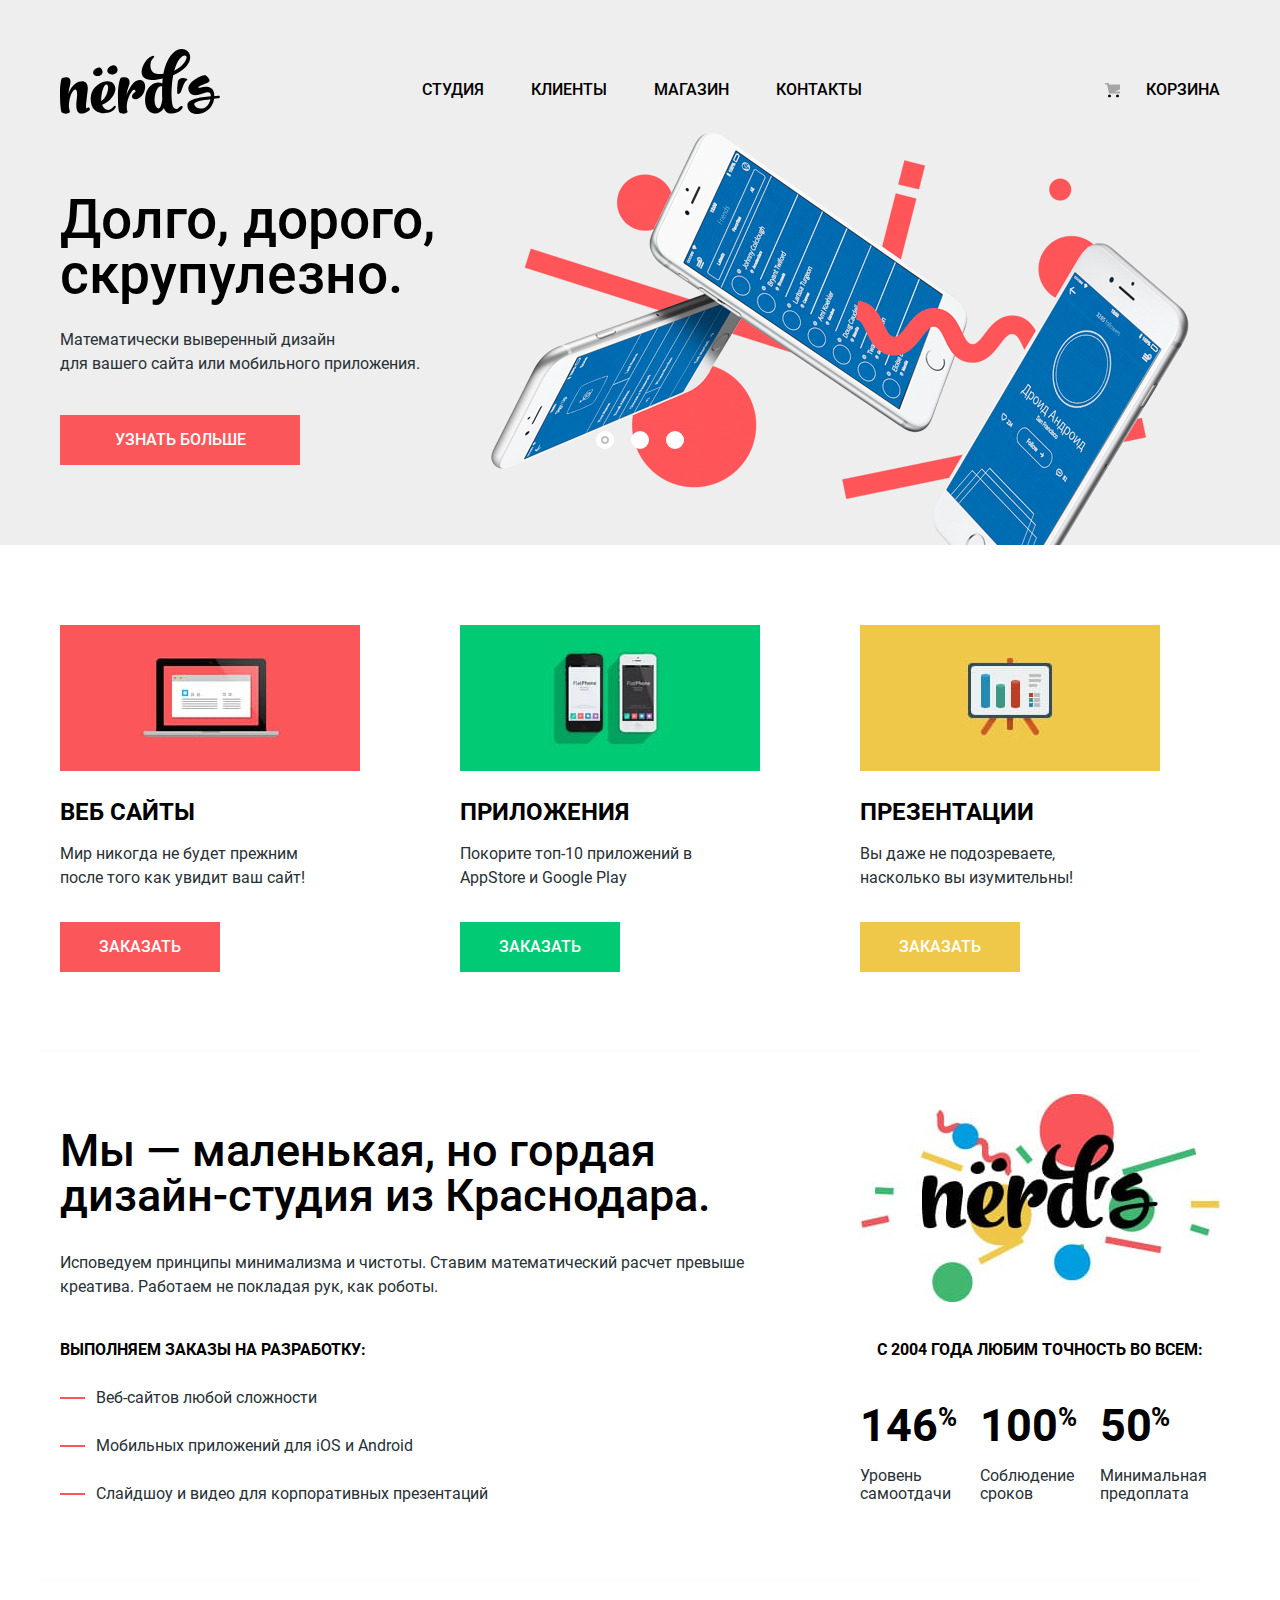
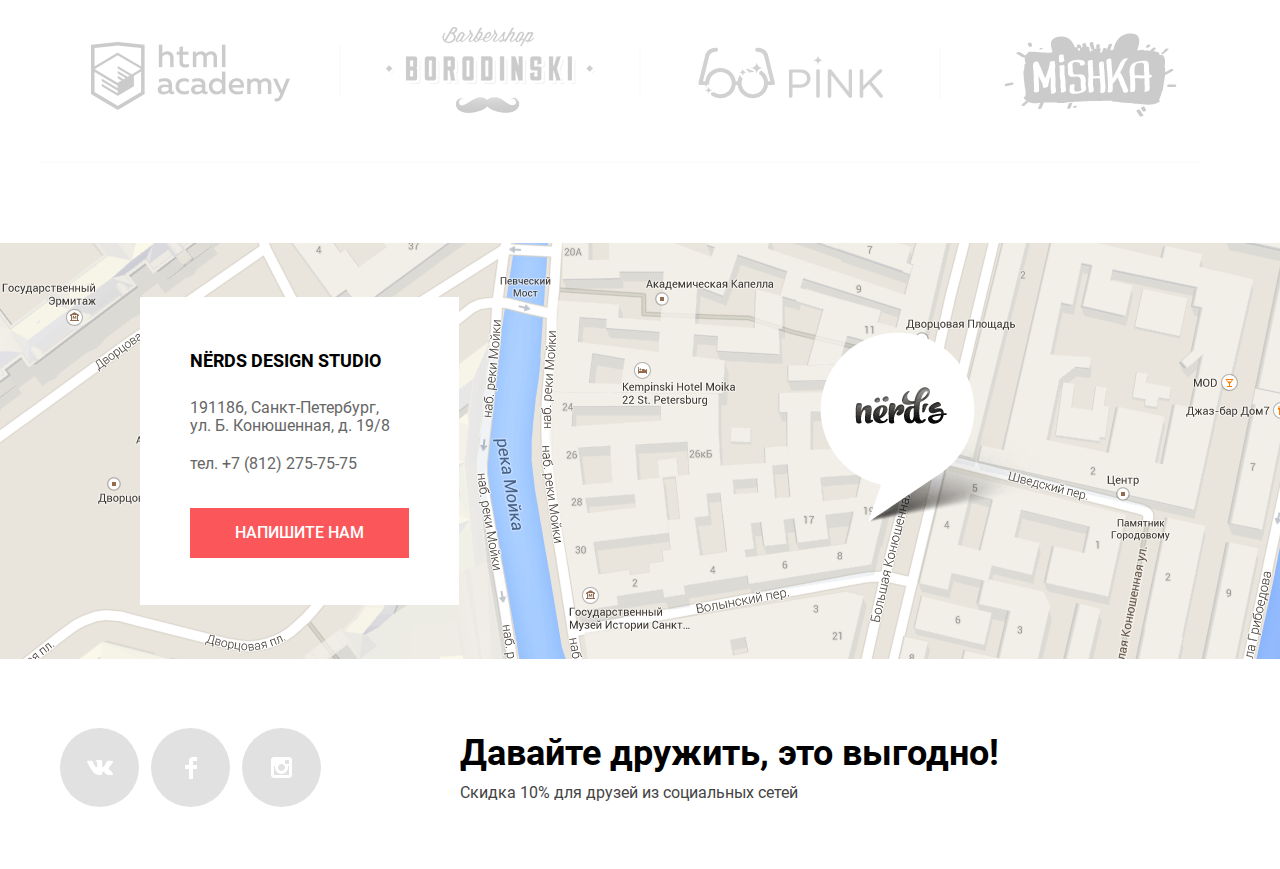
<file: index.html>
<!DOCTYPE html>
<html lang="ru">
  <head>
    <meta charset="utf-8">
    <title>HTML Academy: Нёрдс</title>
    <link rel="stylesheet" href="css/normalize.css">
    <link rel="stylesheet" href="css/styles.min.css">
  </head>
  <body>
    <!-- header -->
    <header class="header">
      <div class="container">
        <nav class="header__navigation nav">
          <a class="header__navigation-link">
          <img class="nav__logo" src="img/logo.svg" width="160" height="65" alt="Логотип дизайн-студии Нёрдс">
          </a>
          <!-- navigation list -->
          <ul class="nav-list site-list">
            <li class="site-list__item"><a class="site-list__link" href="#">Студия</a></li>
            <li class="site-list__item"><a class="site-list__link" href="#">Клиенты</a></li>
            <li class="site-list__item"><a class="site-list__link" href="inner.html">Магазин</a></li>
            <li class="site-list__item"><a class="site-list__link" href="#">Контакты</a></li>
            <li class="site-list__item site-list__item_basket"><a class="site-list__link site-list__link_basket" href="#">Корзина</a></li>
          </ul>
        </nav>
        <!-- slider -->
        <div class="slider">
          <!-- controls -->
          <div class="slider__controls">
            <ul class="slider__controls-list">
              <li class="slider__controls-item"><button class="slider__controls-button slider__controls-button_current" type="button" aria-label=""></button></li>
              <li class="slider__controls-item"><button class="slider__controls-button" type="button" aria-label=""></button></li>
              <li class="slider__controls-item"><button class="slider__controls-button" type="button" aria-label=""></button></li>
            </ul>
          </div>
          <!-- end controls -->
          <!-- slider list -->
          <ul class="slider__list">
            <li class="slider__item slider__item_math">
              <div class="slider__info slider__info_math">
                <h2 class="slider__title">Долго, дорого, скрупулезно.</h2>
                <p class="slider__text slider__text_math">Математически выверенный дизайн<br>для вашего сайта или мобильного приложения.</p>
                <a class="slider__link button" href="#">Узнать больше</a>
              </div>
              <img class="slider__image slider__image_math" src="img/slide1.png" width="698" height="413" alt="">
            </li>
            <li class="slider__item slider__item_formulae">
              <div class="slider__info slider__info_formulae">
                <h2 class="slider__title">Любим математику как никто другой</h2>
                <p class="slider__text slider__text_formulae">Никакого креатива, только математические формулы для расчета идеальных пропорций.</p>
                <a class="slider__link button" href="#">Узнать больше</a>
              </div>
              <img class="slider__image slider__image_formulae" src="img/slide2.png" width="663" height="430" alt="">
            </li>
            <li class="slider__item slider__item_night">
              <div class="slider__info slider__info_night">
                <h2 class="slider__title">Только ночь, только хардкор</h2>
                <p class="slider__text slider__text_night">Работать днем, как все? Мы против этого. Ближе к полуночи работа только начинается.</p>
                <a class="slider__link button" href="#">Узнать больше</a>
              </div>
              <img class="slider__image slider__image_night" src="img/slide3.png" width="759" height="411" alt="">
            </li>
          </ul>
          <!-- end slider list -->
        </div>
      </div>
    </header>
    <main class="main">
      <h1 class="visually-hidden">Сайт дизайн студии Нёрдс из Краснодара</h1>
      <!-- offers -->
      <section class="offers container">
        <h2 class="visually-hidden">Наши услуги</h2>
        <ul class="offers__list">
          <li class="offers__item">
            <img class="offers__image" src="img/offer-1.jpg" width="300" height="146" alt="Картина с изображением веб-сайта">
            <h3 class="offers__title">Веб сайты</h3>
            <p class="offers__text">Мир никогда не будет прежним после&nbsp;того как увидит ваш сайт!</p>
            <a class="offers__link offers__link_red button" href="#">Заказать</a>
          </li>
          <li class="offers__item">
            <img class="offers__image" src="img/offer-2.jpg" width="300" height="146" alt="Картина с изображением приложения">
            <h3 class="offers__title">Приложения</h3>
            <p class="offers__text">Покорите топ-10 приложений в AppStore и Google Play</p>
            <a class="offers__link offers__link_green button" href="#">Заказать</a>
          </li>
          <li class="offers__item">
            <img class="offers__image" src="img/offer-3.jpg" width="300" height="146" alt="Картина с изображением презентацией">
            <h3 class="offers__title">Презентации</h3>
            <p class="offers__text">Вы даже не подозреваете, насколько&nbsp;вы изумительны!</p>
            <a class="offers__link offers__link_yellow button" href="#">Заказать</a>
          </li>
        </ul>
      </section>
      <!-- end offers -->
      <!-- about -->
      <section class="about-us container">
        <div class="about-us__left">
          <h2 class="visually-hidden">Немного о нас</h2>
          <p class="about-us__promo">Мы — маленькая, но гордая дизайн-студия из Краснодара.</p>
          <p class="about-us__text">Исповедуем принципы минимализма и чистоты. Ставим математический расчет превыше креатива. Работаем не покладая рук, как роботы.</p>
          <!-- work -->
          <div class="about-us__work work">
            <p class="work__title">Выполняем заказы на разработку:</p>
            <ul class="work__list">
              <li class="work__item">Веб-сайтов любой сложности</li>
              <li class="work__item">Мобильных приложений для iOS и Android</li>
              <li class="work__item">Слайдшоу и видео для корпоративных презентаций</li>
            </ul>
          </div>
          <!-- end work -->
        </div>
        <!-- end left column -->
        <!-- statistics -->
        <div class="about-us__right">
          <img class="about-us__image" src="img/nerds-illustration.jpg" width="360" height="208" alt="Промо картинка дизайн студии Нёрдс">
          <table class="about-us__table table">
            <caption class="table__title">с 2004 года любим точность во всем:</caption>
            <tr class="table__row">
              <th class="table__head table__cell">146<span class="table__percent_size table__percent_level">%</span></th>
              <th class="table__head table__cell">100<span class="table__percent_size table__percent_level-deadlines">%</span></th>
              <th class="table__head table__cell">50<span class="table__percent_size table__percent_level-min-payment">%</span></th>
            </tr>
            <tr class="table__row">
              <td class="table__cell table__data">Уровень самоотдачи</td>
              <td class="table__cell table__data">Соблюдение сроков</td>
              <td class="table__cell table__data">Минимальная предоплата</td>
            </tr>
          </table>
        </div>
        <!-- end right column -->
      </section>
      <!-- end about us -->
      <!-- brands -->
      <section class="brands container">
        <h2 class="visually-hidden">Брэнды</h2>
        <ul class="brands__list">
          <li class="brands__item brands__item_academy"><img class="brands__image" src="img/academy.png" width="199" height="68" alt="htmlacademy"></li>
          <li class="brands__item brands__item_boroda"><img class="brands__image" src="img/boroda.png" width="209" height="90" alt="Barbershop Borodinsky"></li>
          <li class="brands__item brands__item_pink"><img class="brands__image" src="img/pink.png" width="185" height="52" alt="Pink"></li>
          <li class="brands__item brands__item_mishka"><img class="brands__image" src="img/mishka.png" width="173" height="84" alt="Mishka"></li>
        </ul>
      </section>
      <!-- end brands -->
      <!-- location -->
      <section class="location">
        <h2 class="visually-hidden">Как о нас добраться</h2>
        <img class="location__map" src="img/map.png" width="1440" height="416" alt="Карта с нашим местоположением. Город Санкт-Петербург, улица Большая Конюшенная, дом 19/8">
        <!-- address -->
        <address class="location__address address">
          <p class="address__title">Nёrds design studio</p>
          <p class="address__text">191186, Санкт-Петербург, ул.&nbsp;Б. Конюшенная, д. 19/8</p>
          <a class="address__text address_number" href="tel:+78122757575">тел. +7 (812) 275-75-75</a>
          <a class="address__link button" href="">Напишите нам</a>
        </address>
        <!-- end address -->
      </section>
      <!-- end location -->
    </main>
    <!-- footer -->
    <footer class="footer container">
      <!-- social -->
      <ul class="footer__social-list social-list">
        <li class="social-list__item">
          <a class="social-list__link social-list__link_vk" href="#" aria-label="В вконтакте">
            <svg class="social-list__svg" xmlns="http://www.w3.org/2000/svg" width="26" height="15">
              <path fill="#FFF" d="M16.138 11.51c.956-.309 2.18 2.04 3.483 2.939.978.681 1.727.534 1.727.534l3.473-.05s1.815-.112.957-1.554c-.071-.12-.503-1.069-2.585-3.022-2.177-2.043-1.882-1.712.739-5.244 1.597-2.153 2.236-3.468 2.036-4.028-.192-.539-1.365-.399-1.365-.399L20.69.713c-.381.001-.704.119-.851.515-.003.004-.621 1.666-1.445 3.079-1.741 2.989-2.436 3.148-2.724 2.961-.661-.433-.494-1.737-.494-2.664 0-2.897.432-4.105-.846-4.417-.427-.104-.739-.172-1.828-.182-1.392-.021-2.574 0-3.244.329-.445.223-.786.712-.579.74.26.035.843.16 1.155.586.401.552.389 1.789.389 1.789s.229 3.411-.54 3.834c-.528.29-1.25-.302-2.803-3.016-.793-1.388-1.392-2.922-1.392-2.922s-.116-.285-.326-.441c-.25-.185-.6-.244-.6-.244L.848.684S.29.7.085.946c-.182.218-.015.668-.015.668s2.909 6.881 6.203 10.347c3.02 3.182 6.452 2.971 6.452 2.971h1.555s.469-.054.709-.312c.224-.24.214-.691.214-.691s-.031-2.109.935-2.419z"/>
            </svg>
          </a>
        </li>
        <li class="social-list__item">
          <a class="social-list__link social-list__link_fb" href="#" aria-label="Фейсбук">
            <svg class="social-list__svg" xmlns="http://www.w3.org/2000/svg" width="12" height="22">
              <path fill="#FFF" d="M12 4V0H8a4 4 0 00-4 4v4H0v4h4v10h4V12h4V8H8V4h4z"/>
            </svg>
          </a>
        </li>
        <li class="social-list__item">
          <a class="social-list__link social-list__link_i" href="#" aria-label="Инстаграм">
            <svg class="social-list__svg" height="21" width="21" xmlns="http://www.w3.org/2000/svg">
              <path d="M18 0H3C1.35 0 0 1.35 0 3v15c0 1.65 1.35 3 3 3h15c1.65 0 3-1.35 3-3V3c0-1.65-1.35-3-3-3zm-7.5 7c1.93 0 3.5 1.57 3.5 3.5S12.43 14 10.5 14 7 12.43 7 10.5 8.57 7 10.5 7zM18 18H3V9h1.181A6.504 6.504 0 004 10.5a6.5 6.5 0 1013 0 6.45 6.45 0 00-.181-1.5H18zm0-11h-4V3h4z" fill="#fff"/>
            </svg>
          </a>
        </li>
      </ul>
      <!-- promo -->
      <div class="footer__promo promo">
        <p class="promo__text">Давайте дружить, это выгодно!</p>
        <p class="promo__discount">Скидка 10% для друзей из социальных сетей</p>
      </div>
    </footer>
    <!-- modal feedback -->
    <section class="modal modal-feedback">
      <h2 class="modal-feedback__title">Напишите нам</h2>
      <!-- form -->
      <form class="modal-feedback__form feedback-form" action="https://echo.htmlacademy.ru" method="post">
        <div class="feedback-form__row">
          <div class="feedback-form__col">
            <label class="feedback-form__label" for="name-field">Ваше имя:</label>
            <input class="feedback-form__input" type="text" name="name" id="name-field" placeholder="Имя Фамилия">
          </div>
          <div class="feedback-form__col">
            <label class="feedback-form__label" for="email-field">Ваш e-mail:</label>
            <input class="feedback-form__input" type="text" name="email" id="email-field" placeholder="email@example.com">
          </div>
        </div>
        <label class="feedback-form__label" for="letter-field">Текст письма:</label>
        <textarea class="feedback-form__area" name="letter-area" id="letter-field">В свободной форме</textarea>
        <button class="feedback-form__button button" type="submit">Отправить</button>
        <button class="feedback-form__button-close button-close">
        <span class="visually-hidden">Закрыть форму обратной связи</span>
        </button>
      </form>
    </section>
    <script src="js/scripts.min.js"></script>
  </body>
</html>
</file>
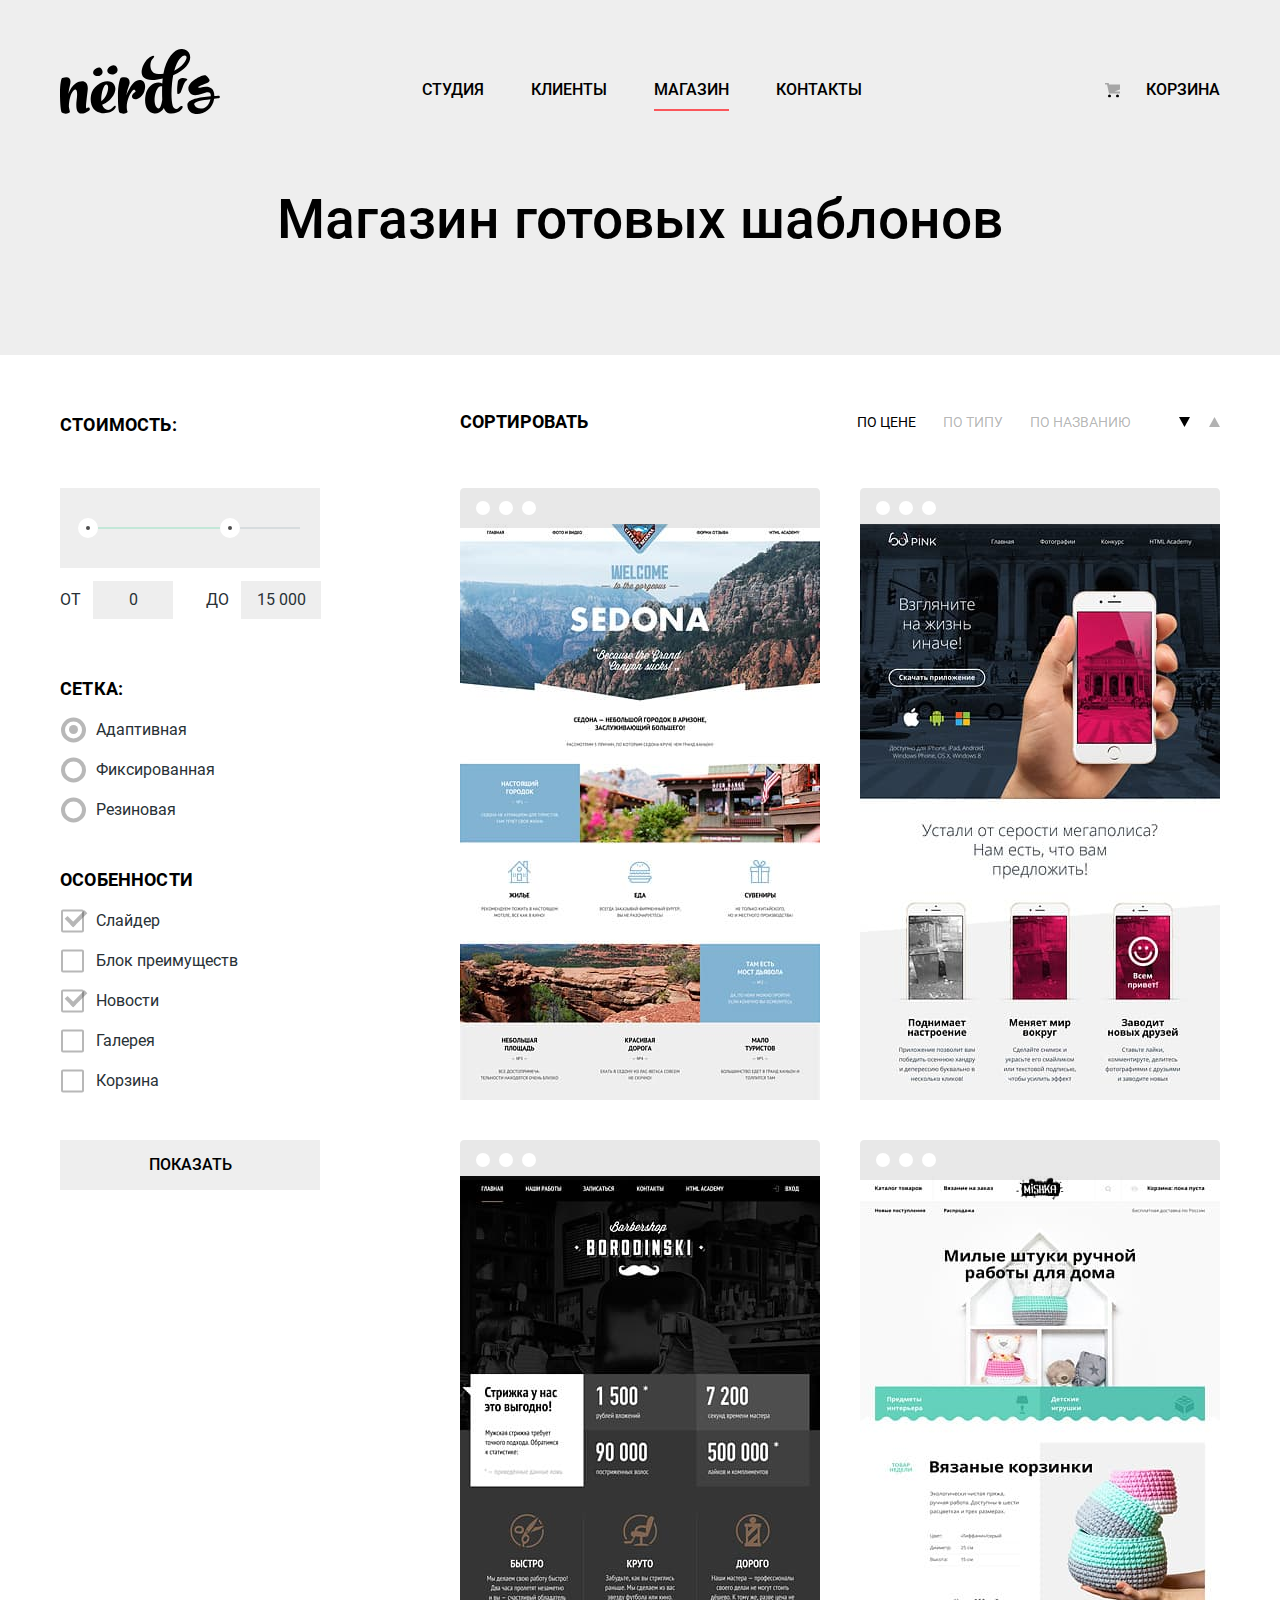
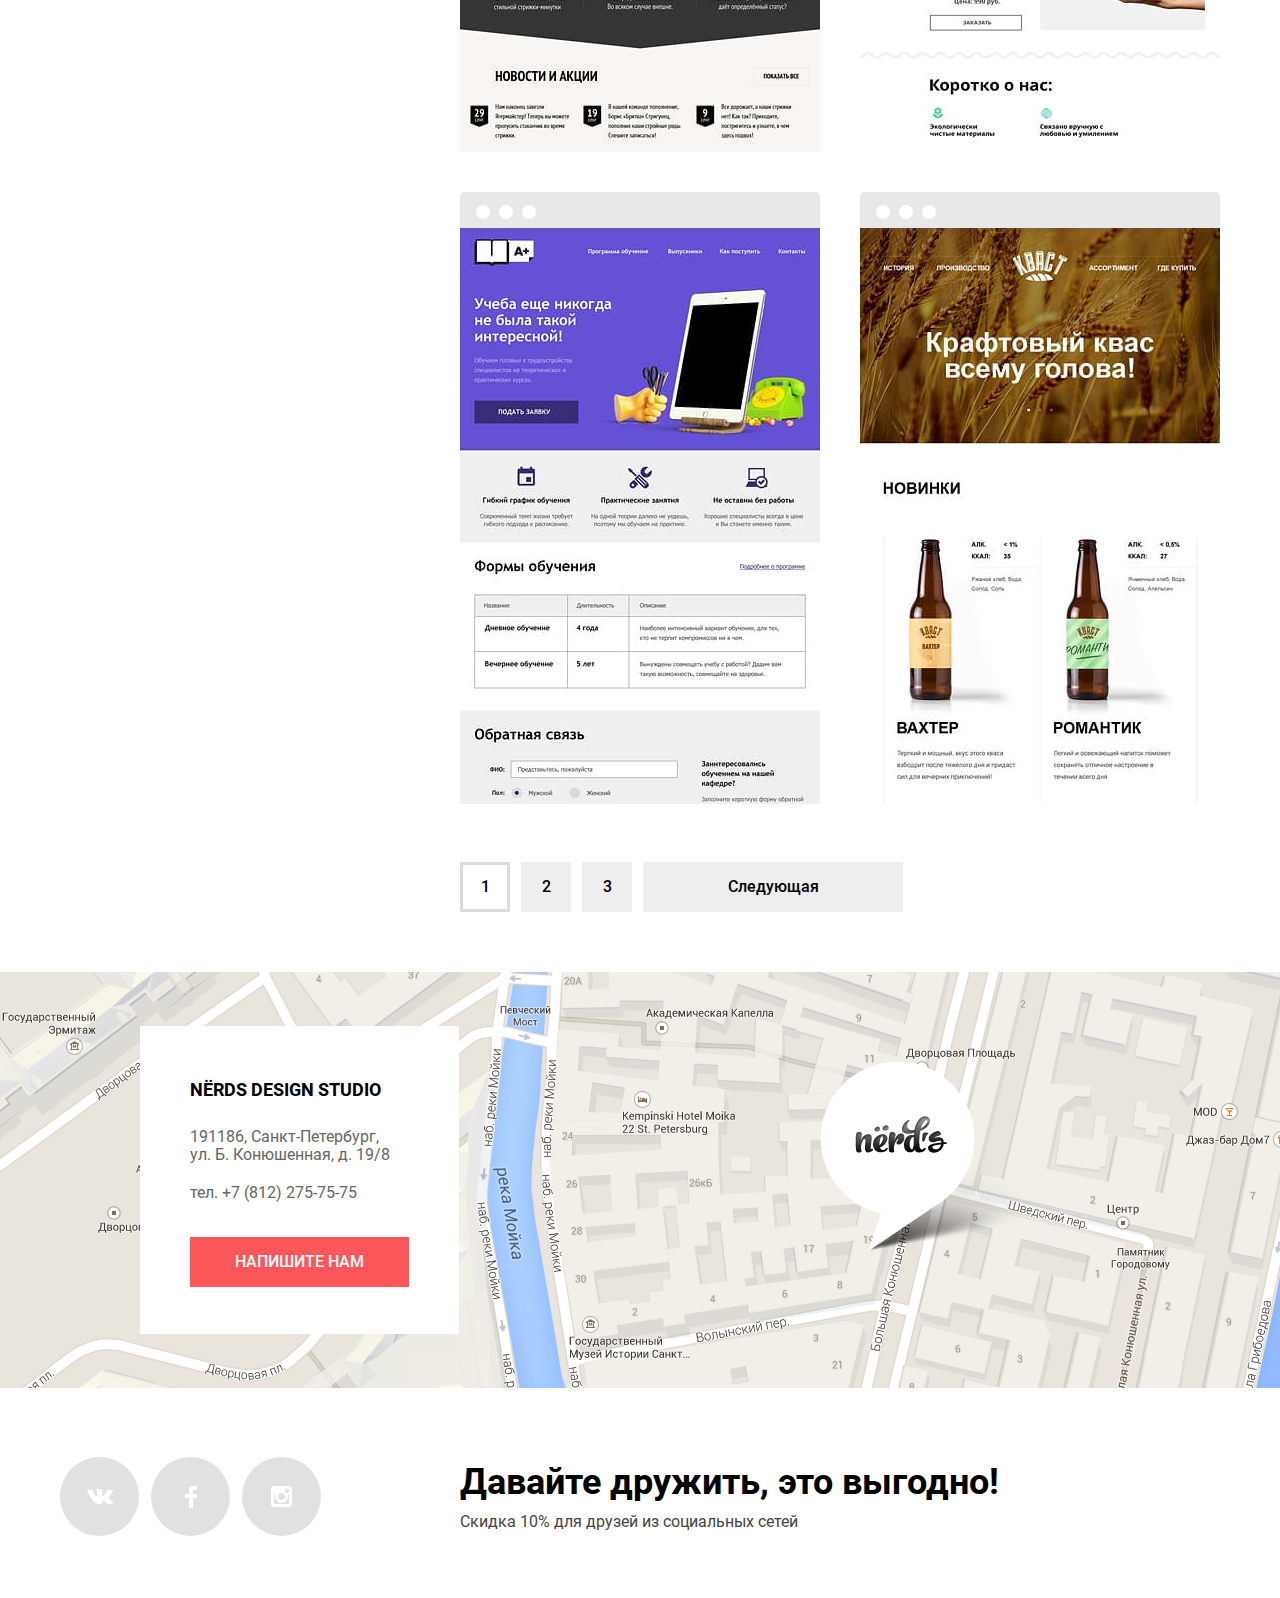
<file: inner.html>
<!DOCTYPE html>
<html lang="ru">
  <head>
    <meta charset="utf-8">
    <title>HTML Academy: Нёрдс</title>
    <link rel="stylesheet" href="css/normalize.css">
    <link rel="stylesheet" href="css/styles.min.css">
  </head>
  <body>
    <!-- header -->
    <header class="header header__inner">
      <div class="container">
        <nav class="header__navigation nav">
          <a class="header__navigation-link" href="index.html">
          <img class="nav__logo" src="img/logo.svg" width="160" height="65" alt="Логотип дизайн-студии Нёрдс">
          </a>
          <!-- navigation list -->
          <ul class="nav-list site-list">
            <li class="site-list__item"><a class="site-list__link" href="#">Студия</a></li>
            <li class="site-list__item"><a class="site-list__link" href="#">Клиенты</a></li>
            <li class="site-list__item site-list__item_active"><a class="site-list__link site-list__link_active">Магазин</a></li>
            <li class="site-list__item"><a class="site-list__link" href="#">Контакты</a></li>
            <li class="site-list__item"><a class="site-list__link site-list__link_basket" href="#">Корзина</a></li>
          </ul>
        </nav>
        <h1 class="header__title">Магазин готовых шаблонов</h1>
      </div>
    </header>
    <!-- main -->
    <main class="inner-main">
      <div class="index-column container">
        <!-- filter -->
        <section class="filter">
          <h2 class="visually-hidden">Фильтр товаров</h2>
          <form class="filter__form" action="https://echo.htmlacademy.ru" method="post">
            <fieldset class="filter__form-item filter__form-item_price">
              <legend class="filter__form-title filter__form-title_price">Стоимость:</legend>
              <!-- controls -->
              <div class="filter__form-controls controls">
                <div class="controls__scale scale">
                  <div class="scale__bar"></div>
                </div>
                <div class="toggle__wrapper toggle__wrapper_min">
                  <button class="toggle toggle_min" type="button" aria-label="Минимальное количество цены"></button>
                </div>
                <div class="toggle__wrapper toggle__wrapper_max">
                  <button class="toggle toggle_max" type="button" aria-label="Максимальное количество цены"></button>
                </div>
              </div>
              <div class="filter__form-price price-controls">
                <div class="price-controls__col price-controls__col_left">
                  <label class="price-controls__label price-controls__min" aria-label="Минимальной значение цены">от</label>
                  <input class="price-controls__input" type="text" value="0">
                </div>
                <div class="price-controls__col price-controls__col_right">
                  <label class="price-controls__label price-controls__max" aria-label="Максимальное значение цены">до</label>
                  <input class="price-controls__input" type="text" value="15 000">
                </div>
              </div>
            </fieldset>
            <fieldset class="filter__form-item filter__form-item_grid">
              <legend class="filter__form-title">Сетка:</legend>
              <ul class="filter__form-list grid-list">
                <li class="filter__form-option">
                  <input class="visually-hidden filter__form-input grid-list__input" type="radio" name="radio-group" value="adaptive" id="adaptive-field" checked>
                  <label class="filter__form-label grid-list__label" for="adaptive-field">Адаптивная</label>
                </li>
                <li class="filter__form-option">
                  <input class="visually-hidden filter__form-input grid-list__input" type="radio" name="radio-group" value="fixed" id="fixed-field">
                  <label class="filter__form-label grid-list__label" for="fixed-field">Фиксированная</label>
                </li>
                <li class="filter__form-option">
                  <input class="visually-hidden filter__form-input grid-list__input" type="radio" name="radio-group" value="rubber" id="rubber-field">
                  <label class="filter__form-label grid-list__label" for="rubber-field">Резиновая</label>
                </li>
              </ul>
            </fieldset>
            <fieldset class="filter__form-item filter__form-item_features">
              <legend class="filter__form-title">Особенности</legend>
              <ul class="filter__form-list features-list">
                <li class="filter__form-option">
                  <input class="visually-hidden filter__form-input features-list__input" type="checkbox" name="slider" id="slider-field" checked>
                  <label class="filter__form-label features-list__label" for="slider-field">Слайдер</label>
                </li>
                <li class="filter__form-option">
                  <input class="visually-hidden filter__form-input features-list__input" type="checkbox" name="features" id="features-field">
                  <label class="filter__form-label features-list__label" for="features-field">Блок преимуществ</label>
                </li>
                <li class="filter__form-option">
                  <input class="visually-hidden filter__form-input features-list__input" type="checkbox" name="news" id="news-field" checked>
                  <label class="filter__form-label features-list__label" for="news-field">Новости</label>
                </li>
                <li class="filter__form-option">
                  <input class="visually-hidden filter__form-input features-list__input" type="checkbox" name="gallery" id="gallery-field">
                  <label class="filter__form-label features-list__label" for="gallery-field">Галерея</label>
                </li>
                <li class="filter__form-option">
                  <input class="visually-hidden filter__form-input features-list__input" type="checkbox" name="cart" id="cart-field">
                  <label class="filter__form-label features-list__label" for="cart-field">Корзина</label>
                </li>
              </ul>
            </fieldset>
            <button class="filter__form-button button" type="submit">Показать</button>
          </form>
          <!-- end form -->
        </section>
        <!-- end filter -->
        <!-- catalog -->
        <section class="catalog">
          <h2 class="visually-hidden">Каталог с готовыми шаблонами</h2>
          <div class="catalog__sorting sorting">
            <span class="sorting__title">Сортировать</span>
            <ul class="sorting__list">
              <li class="sorting__item"><a class="sorting__link sorting__link_active" href="#">По цене</a></li>
              <li class="sorting__item"><a class="sorting__link" href="#">По типу</a></li>
              <li class="sorting__item sorting__item_name"><a class="sorting__link" href="#">По названию</a></li>
              <li class="sorting__item sorting__item_down">
                <a class="sorting__link" href="#" aria-label="По убыванию цены">
                  <svg class="sorting__svg_current sorting__svg sorting__svg_down" xmlns="http://www.w3.org/2000/svg" width="11" height="10">
                    <path fill="#231F20" d="M5.5 0L0 10h11z"/>
                  </svg>
                </a>
              </li>
              <li class="sorting__item sorting__item_up">
                <a class="sorting__link" href="#" aria-label="По возрастанию цены">
                  <svg class="sorting__svg sorting__svg_up" xmlns="http://www.w3.org/2000/svg" width="11" height="10">
                    <path fill="#231F20" d="M5.5 0L0 10h11z"/>
                  </svg>
                </a>
              </li>
            </ul>
          </div>
          <!-- end sorting -->
          <ul class="catalog__list">
            <li class="catalog__item" tabindex="0">
              <img class="catalog__browser" src="img/browser.svg" width="360" height="40" alt="Картинка в виде браузера">
              <img class="catalog__image" src="img/sedona.jpg" width="360" height="576" alt="Изображение шаблона Sedona">
              <div class="catalog__action action">
                <h3 class="action__title">Sedona</h3>
                <p class="action__text">Информационный сайт для&nbsp;туристов</p>
                <a class="action__price button" href="#">9 900 руб.</a>
              </div>
            </li>
            <li class="catalog__item" tabindex="0">
              <img class="catalog__browser" src="img/browser.svg" width="360" height="40" alt="Картинка в виде браузера">
              <img class="catalog__image" src="img/pink.jpg" width="360" height="576" alt="Изображение шаблона Pink">
              <div class="catalog__action action">
                <h3 class="action__title">Pink App</h3>
                <p class="action__text">Продуктовый лендинг приложения для IOS и Android</p>
                <a class="action__price button" href="#">9 900 руб.</a>
              </div>
            </li>
            <li class="catalog__item" tabindex="0">
              <img class="catalog__browser" src="img/browser.svg" width="360" height="40" alt="Картинка в виде браузера">
              <img class="catalog__image" src="img/barbershop.jpg" width="360" height="576" alt="Изображение шаблона Barbershop Borodinsky">
              <div class="catalog__action action">
                <h3 class="action__title">Barbershop</h3>
                <p class="action__text">Сайт салона красоты. Для&nbsp;мужчин, да.</p>
                <a class="action__price button" href="#">9 900 руб.</a>
              </div>
            </li>
            <li class="catalog__item" tabindex="0">
              <img class="catalog__browser" src="img/browser.svg" width="360" height="40" alt="Картинка в виде браузера">
              <img class="catalog__image" src="img/mishka.jpg" width="360" height="576" alt="Изображение шаблона Mishka">
              <div class="catalog__action action">
                <h3 class="action__title">Mishka</h3>
                <p class="action__text">Интернет-магазин вязаных&nbsp;игрушек</p>
                <a class="action__price button" href="#">9 900 руб.</a>
              </div>
            </li>
            <li class="catalog__item" tabindex="0">
              <img class="catalog__browser" src="img/browser.svg" width="360" height="40" alt="Картинка в виде браузера">
              <img class="catalog__image" src="img/a+.jpg" width="360" height="576" alt="Изображение шаблона A+">
              <div class="catalog__action action">
                <h3 class="action__title">A Plus</h3>
                <p class="action__text">Лендинги курсов повышения квалификации</p>
                <a class="action__price button" href="#">9 900 руб.</a>
              </div>
            </li>
            <li class="catalog__item" tabindex="0">
              <img class="catalog__browser" src="img/browser.svg" width="360" height="40" alt="Картинка в виде браузера">
              <img class="catalog__image" src="img/kvast.jpg" width="360" height="576" alt="Изображение шаблона Кваст">
              <div class="catalog__action action">
                <h3 class="action__title">Кваст</h3>
                <p class="action__text">Промо-сайт производителя крафтового кваса</p>
                <a class="action__price button" href="#">9 900 руб.</a>
              </div>
            </li>
          </ul>
          <ul class="pagination__list">
            <li class="pagination__item"><a class="pagination__link pagination__link_current" href="#">1</a></li>
            <li class="pagination__item"><a class="pagination__link" href="#">2</a></li>
            <li class="pagination__item"><a class="pagination__link" href="#">3</a></li>
            <li class="pagination__item"><a class="pagination__link pagination__link_next" href="#">Следующая</a></li>
          </ul>
          <!-- end pagination -->
        </section>
        <!-- end catalog -->
      </div>
      <!-- NEW SECTION -->
      <!-- location -->
      <section class="location">
        <h2 class="visually-hidden">Как о нас добраться</h2>
        <img class="location__map" src="img/map.png" width="1440" height="416" alt="Карта с нашим местоположением. Город Санкт-Петербург, улица Большая Конюшенная, дом 19/8">
        <!-- address -->
        <address class="location__address address">
          <p class="address__title">Nёrds design studio</p>
          <p class="address__text">191186, Санкт-Петербург, ул.&nbsp;Б. Конюшенная, д. 19/8</p>
          <a class="address__text address_number" href="tel:+78122757575">тел. +7 (812) 275-75-75</a>
          <a class="address__link button" href="">Напишите нам</a>
        </address>
        <!-- end address -->
      </section>
      <!-- end location -->
    </main>
    <!-- footer -->
    <footer class="footer container">
      <!-- social -->
      <ul class="footer__social-list social-list">
        <li class="social-list__item">
          <a class="social-list__link social-list__link_vk" href="#" aria-label="В вконтакте">
            <svg xmlns="http://www.w3.org/2000/svg" width="26" height="15">
              <path fill="#FFF" d="M16.138 11.51c.956-.309 2.18 2.04 3.483 2.939.978.681 1.727.534 1.727.534l3.473-.05s1.815-.112.957-1.554c-.071-.12-.503-1.069-2.585-3.022-2.177-2.043-1.882-1.712.739-5.244 1.597-2.153 2.236-3.468 2.036-4.028-.192-.539-1.365-.399-1.365-.399L20.69.713c-.381.001-.704.119-.851.515-.003.004-.621 1.666-1.445 3.079-1.741 2.989-2.436 3.148-2.724 2.961-.661-.433-.494-1.737-.494-2.664 0-2.897.432-4.105-.846-4.417-.427-.104-.739-.172-1.828-.182-1.392-.021-2.574 0-3.244.329-.445.223-.786.712-.579.74.26.035.843.16 1.155.586.401.552.389 1.789.389 1.789s.229 3.411-.54 3.834c-.528.29-1.25-.302-2.803-3.016-.793-1.388-1.392-2.922-1.392-2.922s-.116-.285-.326-.441c-.25-.185-.6-.244-.6-.244L.848.684S.29.7.085.946c-.182.218-.015.668-.015.668s2.909 6.881 6.203 10.347c3.02 3.182 6.452 2.971 6.452 2.971h1.555s.469-.054.709-.312c.224-.24.214-.691.214-.691s-.031-2.109.935-2.419z"/>
            </svg>
          </a>
        </li>
        <li class="social-list__item">
          <a class="social-list__link social-list__link_fb" href="#" aria-label="Фейсбук">
            <svg xmlns="http://www.w3.org/2000/svg" width="12" height="22">
              <path fill="#FFF" d="M12 4V0H8a4 4 0 00-4 4v4H0v4h4v10h4V12h4V8H8V4h4z"/>
            </svg>
          </a>
        </li>
        <li class="social-list__item">
          <a class="social-list__link social-list__link_i" href="#" aria-label="Инстаграм">
            <svg height="21" width="21" xmlns="http://www.w3.org/2000/svg">
              <path d="M18 0H3C1.35 0 0 1.35 0 3v15c0 1.65 1.35 3 3 3h15c1.65 0 3-1.35 3-3V3c0-1.65-1.35-3-3-3zm-7.5 7c1.93 0 3.5 1.57 3.5 3.5S12.43 14 10.5 14 7 12.43 7 10.5 8.57 7 10.5 7zM18 18H3V9h1.181A6.504 6.504 0 004 10.5a6.5 6.5 0 1013 0 6.45 6.45 0 00-.181-1.5H18zm0-11h-4V3h4z" fill="#fff"/>
            </svg>
          </a>
        </li>
      </ul>
      <!-- promo -->
      <div class="footer__promo promo">
        <p class="promo__text">Давайте дружить, это выгодно!</p>
        <p class="promo__discount">Скидка 10% для друзей из социальных сетей</p>
      </div>
    </footer>
    <!-- modal feedback -->
    <section class="modal modal-feedback">
      <h2 class="modal-feedback__title">Напишите нам</h2>
      <!-- form -->
      <form class="modal-feedback__form feedback-form" action="https://echo.htmlacademy.ru" method="post">
        <div class="feedback-form__row">
          <div class="feedback-form__col">
            <label class="feedback-form__label" for="name-field">Ваше имя:</label>
            <input class="feedback-form__input" type="text" name="name" id="name-field" placeholder="Имя Фамилия">
          </div>
          <div class="feedback-form__col">
            <label class="feedback-form__label" for="email-field">Ваш e-mail:</label>
            <input class="feedback-form__input" type="text" name="email" id="email-field" placeholder="email@example.com">
          </div>
        </div>
        <label class="feedback-form__label" for="letter-field">Текст письма:</label>
        <textarea class="feedback-form__area" name="letter-area" id="letter-field">В свободной форме</textarea>
        <button class="feedback-form__button button" type="submit">Отправить</button>
        <button class="feedback-form__button-close button-close">
        <span class="visually-hidden">Закрыть форму обратной связи</span>
        </button>
      </form>
    </section>
    <script src="js/scripts.min.js"></script>
  </body>
</html>
</file>
<file: css/styles.min.css>
@-webkit-keyframes bounce{0%{-webkit-transform:translateY(-2000px);transform:translateY(-2000px)}70%{-webkit-transform:translateY(30px);transform:translateY(30px)}90%{-webkit-transform:translateY(-10px);transform:translateY(-10px)}to{-webkit-transform:translateY(0);transform:translateY(0)}}@keyframes bounce{0%{-webkit-transform:translateY(-2000px);transform:translateY(-2000px)}70%{-webkit-transform:translateY(30px);transform:translateY(30px)}90%{-webkit-transform:translateY(-10px);transform:translateY(-10px)}to{-webkit-transform:translateY(0);transform:translateY(0)}}@-webkit-keyframes shake{0%,to{-webkit-transform:translateX(0);transform:translateX(0)}10%,30%,50%,70%,90%{-webkit-transform:translateX(-10px);transform:translateX(-10px)}20%,40%,60%,80%{-webkit-transform:translateX(10px);transform:translateX(10px)}}@keyframes shake{0%,to{-webkit-transform:translateX(0);transform:translateX(0)}10%,30%,50%,70%,90%{-webkit-transform:translateX(-10px);transform:translateX(-10px)}20%,40%,60%,80%{-webkit-transform:translateX(10px);transform:translateX(10px)}}@font-face{font-family:"Roboto";font-style:normal;font-weight:400;font-display:swap;src:url(../fonts/web/roboto.woff2) format("woff2"),url(../fonts/web/roboto.woff) format("woff")}@font-face{font-family:"Roboto";font-style:normal;font-weight:500;font-display:swap;src:url(../fonts/web/robotomedium.woff2) format("woff2"),url(../fonts/web/robotomedium.woff) format("woff")}@font-face{font-family:"Roboto";font-style:normal;font-weight:700;font-display:swap;src:url(../fonts/web/robotobold.woff2) format("woff2"),url(../fonts/web/robotobold.woff) format("woff")}*,::after,::before{margin:0;padding:0;-webkit-box-sizing:border-box;box-sizing:border-box}html{-webkit-box-sizing:inherit;box-sizing:inherit}body{font-family:"Roboto","Arial",sans-serif;font-size:16px;line-height:24px;font-weight:400;color:#283136;overflow-x:hidden}img{max-width:100%;height:auto}a{text-decoration:none}.visually-hidden{position:absolute;width:1px;height:1px;margin:-1px;border:0;padding:0;white-space:nowrap;-webkit-clip-path:inset(100%);clip-path:inset(100%);clip:rect(0 0 0 0);overflow:hidden}.container{width:1200px;margin:0 auto;padding:0 20px}.button{display:block;line-height:18px;font-weight:500;color:#fff;background-color:#fb565a;text-align:center;padding:16px 10px;text-transform:uppercase;cursor:pointer}.action__price:hover,.address__link:hover,.feedback-form__button:hover,.offers__link_red:hover,.slider__link:hover{background-color:#e74246}.action__price:active,.action__price:focus,.address__link:active,.address__link:focus,.feedback-form__button:active,.feedback-form__button:focus,.offers__link_red:active,.offers__link_red:focus,.slider__link:active,.slider__link:focus{background-color:#d7373b;color:rgba(255,255,255,.3)}.header{min-height:545px;padding-top:49px;padding-bottom:80px;background-color:#eee}.header__inner{min-height:355px}.header__title{font-size:55px;line-height:55px;color:#000;font-weight:500;text-align:center;margin:0}.header__navigation-link{width:160px;height:65px;margin-right:202px;cursor:pointer}.header__navigation-link:hover .nav__logo{opacity:.8}.header__navigation-link:active .nav__logo,.header__navigation-link:focus .nav__logo{opacity:.3}.nav{display:-webkit-box;display:-ms-flexbox;display:flex;-webkit-box-pack:start;-ms-flex-pack:start;justify-content:flex-start;-webkit-box-align:center;-ms-flex-align:center;align-items:center;margin-bottom:78px}.nav__logo{width:160px;height:65px}.nav-list{list-style:none;display:-webkit-box;display:-ms-flexbox;display:flex;-webkit-box-align:center;-ms-flex-align:center;align-items:center;width:800px;margin-top:17px}.site-list__item{margin-right:47px}.site-list__item:last-child{margin-right:0;margin-left:auto}.site-list__link{line-height:30px;font-weight:500;color:#000;text-transform:uppercase;position:relative}.site-list__link:hover{color:#fb565a}.site-list__link:active,.site-list__link:focus{color:rgba(0,0,0,.3)}.site-list__link_active::after{content:"";background-color:#fb565a;width:100%;height:2px;position:absolute;bottom:-12px;left:0}.site-list__link_basket{padding-left:41px;position:relative}.site-list__link_basket::before,.slider__controls-button_current::after{content:"";position:absolute;top:50%;-webkit-transform:translateY(-50%);-ms-transform:translateY(-50%);transform:translateY(-50%)}.site-list__link_basket::before{width:15px;height:15px;background-image:url(../img/icons/cart.svg);left:0}.slider{position:relative}.slider__controls{position:absolute;top:239px;left:536px;z-index:1}.slider__controls-list{display:-webkit-box;display:-ms-flexbox;display:flex;list-style:none}.slider__list{list-style:none}.slider__item{display:none;-webkit-box-orient:vertical;-webkit-box-direction:normal;-ms-flex-direction:column;flex-direction:column;position:relative}.slider__item_math{display:-webkit-box;display:-ms-flexbox;display:flex}.slider__info_math{width:378px}.slider__info_formulae{width:515px}.slider__info_night{width:408px}.slider__controls-button{width:18px;height:18px;border:0;background-color:#fff;border-radius:50%;margin-right:17px;position:relative;cursor:pointer}.slider__controls-button_current::after{display:block;border-radius:50%;width:8px;height:8px;border:2px solid #c1c1c1;left:5px}.offers__item:last-child,.slider__controls-item:last-child .slider__controls-button{margin-right:0}.slider__image{top:-60px;right:31px}.slider__image_formulae{top:-77px;left:496px}.slider__image_night{top:-59px;left:401px}.slider__title{font-size:55px;line-height:55px;color:#000;font-weight:500;margin-bottom:26px}.slider__text{margin-bottom:39px}.slider__text_math{width:371px}.slider__text_formulae{width:409px}.slider__text_night{width:346px}.slider__link{background-color:#fb565a;width:240px}.offers::after,.slider__image{position:absolute}.offers{padding-top:80px;padding-bottom:80px;position:relative}.offers::after{content:"";width:1160px;height:2px;background-color:#fcfcfc;bottom:0;left:0}.offers__item,.offers__list{display:-webkit-box;display:-ms-flexbox;display:flex}.offers__list{list-style:none}.offers__item{width:300px;margin-right:100px;-webkit-box-orient:vertical;-webkit-box-direction:normal;-ms-flex-direction:column;flex-direction:column}.offers__image{margin-bottom:26px}.offers__title{line-height:30px;font-size:24px;color:#000;font-weight:700;margin-bottom:15px;text-transform:uppercase}.offers__text{margin-bottom:32px}.offers__link{width:160px;margin-top:auto}.offers__link_green{background-color:#00ca74}.offers__link_green:hover{background-color:#00bc6c}.offers__link_green:active,.offers__link_green:focus{background-color:#00aa62;color:rgba(255,255,255,.3)}.offers__link_yellow{background-color:#efc84a}.offers__link_yellow:hover{background-color:#eab534}.offers__link_yellow:active,.offers__link_yellow:focus{background-color:#e5a722;color:rgba(255,255,255,.3)}.about-us{padding-top:76px;padding-bottom:77px;display:-webkit-box;display:-ms-flexbox;display:flex;-webkit-box-pack:justify;-ms-flex-pack:justify;justify-content:space-between;position:relative}.about-us::after,.work__item::before{content:"";height:2px;position:absolute;left:0}.about-us::after{width:1160px;background-color:#fcfcfc;bottom:2px}.about-us__left{width:700px}.about-us__right{width:360px;margin-top:-34px}.about-us__promo{font-size:45px;line-height:45px;color:#000;font-weight:500;margin-bottom:33px}.about-us__text{margin-bottom:39px;width:688px}.about-us__image{margin-bottom:29px}.work__title{font-weight:700;text-transform:uppercase;color:#000;margin-bottom:24px}.work__list{list-style:none}.work__item{margin-bottom:24px;padding-left:36px;position:relative}.work__item::before{display:block;width:25px;background-color:#fb565a;top:50%;-webkit-transform:translateY(-50%);-ms-transform:translateY(-50%);transform:translateY(-50%)}.work__item:last-child{margin-bottom:0}.table{display:block;width:360px;border-collapse:collapse;-webkit-box-orient:vertical;-webkit-box-direction:normal;-ms-flex-direction:column;flex-direction:column}.table__title{color:#000;font-weight:700;margin-bottom:59px;display:block;text-transform:uppercase}.table__row{display:-webkit-box;display:-ms-flexbox;display:flex;-webkit-box-pack:justify;-ms-flex-pack:justify;justify-content:space-between;width:360px}.table__cell{width:120px;text-align:left}.table__head{font-size:45px;line-height:10px;color:#000;font-weight:700;margin-bottom:36px;display:block;position:relative}.table__percent_size{font-size:26px;position:absolute;top:-9px}.table__percent_level,.table__percent_level-deadlines{right:23px}.table__percent_level-min-payment{right:50px}.table__data{line-height:18px}.brands{padding-top:46px;padding-bottom:44px;padding-left:51px;margin-bottom:75px;position:relative}.brands::after,.brands__item::after{content:"";position:absolute;background-color:#fcfcfc}.brands::after{width:1160px;height:2px;bottom:5px;left:0}.brands__list{list-style:none;display:-webkit-box;display:-ms-flexbox;display:flex;-webkit-box-pack:start;-ms-flex-pack:start;justify-content:flex-start;-webkit-box-align:center;-ms-flex-align:center;align-items:center}.brands__item{cursor:pointer;position:relative}.brands__item::after{display:block;top:0;right:0}.brands__item_academy::after{width:2px;height:52px;right:-51px;top:3px}.brands__item_boroda::after{width:2px;height:52px;top:18px;right:-46px}.brands__item_pink::after{width:2px;height:52px;top:0;right:-58px}.brands__item_academy{margin-top:6px;margin-right:96px}.brands__item_boroda{margin-top:-2px;margin-right:103px}.brands__item_pink{margin-top:-1px;margin-right:121px}.brands__item_mishka{margin-top:4px}.brands__image{opacity:.2}.brands__image:hover{opacity:1}.brands__image:active,.brands__image:focus{opacity:.1}.promo__text{font-weight:700;color:#000;font-size:36px;line-height:36px;margin-top:3px;margin-bottom:11px}.promo__discount{color:#444;line-height:22px}.feedback-form__button{width:260px;font-style:normal;font-size:inherit;line-height:18px;border:0}.location{width:1440px;min-height:416px;margin:0 auto;position:relative}.location__map{width:100%}.address{width:319px;min-height:308px;padding:49px 50px 47px;background-color:#fff;position:absolute;top:54px;left:140px;display:block}.address__title{font-size:18px;line-height:30px;color:#000;font-weight:700;font-style:normal;text-transform:uppercase;margin-bottom:23px}.address__text{line-height:18px;color:#666;font-style:normal}.address_number{display:block;margin-top:20px}.address__link{width:219px;font-style:normal;margin-top:35px}.modal-feedback{width:960px;height:590px;background-color:#fff;-webkit-box-shadow:0 20px 40px 0 rgba(0,1,1,.75);box-shadow:0 20px 40px 0 rgba(0,1,1,.75);padding:67px 100px 84px;position:fixed;top:100px;left:50%;margin:0 auto 0 -480px;z-index:20;display:none}.modal-feedback_error,.modal-feedback_show{-webkit-animation-duration:.6s;animation-duration:.6s}.modal-feedback_show{display:block;-webkit-animation-name:bounce;animation-name:bounce}.modal-feedback_error{-webkit-animation-name:shake;animation-name:shake}.modal-feedback__form{position:relative}.modal-feedback__title{font-weight:500;font-size:45px;line-height:45px;color:#000;margin-bottom:41px}.feedback-form__row{display:-webkit-box;display:-ms-flexbox;display:flex;-webkit-box-pack:justify;-ms-flex-pack:justify;justify-content:space-between;-webkit-box-align:center;-ms-flex-align:center;align-items:center;margin-bottom:34px}.feedback-form__label{line-height:18px;color:#000;font-weight:700;display:block;width:360px;margin-bottom:9px}.feedback-form__input{display:block;width:360px;font-family:inherit;font-size:inherit;line-height:18px;border:2px solid #d7dcde;color:rgba(68,68,68,.5);padding:14px 16px}.feedback-form__area:hover,.feedback-form__input:hover{border:2px solid #b4b9bb}.feedback-form__area:active,.feedback-form__area:focus,.feedback-form__input:active,.feedback-form__input:focus{border:2px solid #000;color:#444}.feedback-form__area:active::-webkit-input-placeholder,.feedback-form__area:focus ::-webkit-input-placeholder,.feedback-form__input:active::-webkit-input-placeholder,.feedback-form__input:focus::-webkit-input-placeholder{color:#444}.feedback-form__area:active::-moz-placeholder,.feedback-form__area:focus ::-moz-placeholder,.feedback-form__input:active::-moz-placeholder,.feedback-form__input:focus::-moz-placeholder{color:#444}.feedback-form__area:active:-ms-input-placeholder,.feedback-form__area:active::-ms-input-placeholder,.feedback-form__area:focus :-ms-input-placeholder,.feedback-form__area:focus ::-ms-input-placeholder,.feedback-form__input:active:-ms-input-placeholder,.feedback-form__input:active::-ms-input-placeholder,.feedback-form__input:focus:-ms-input-placeholder,.feedback-form__input:focus::-ms-input-placeholder{color:#444}.feedback-form__area:active::placeholder,.feedback-form__area:focus ::placeholder,.feedback-form__input:active::placeholder,.feedback-form__input:focus::placeholder{color:#444}.feedback-form__area:invalid,.feedback-form__input:invalid{border:2px solid #e74246;color:#e74246}.feedback-form__area:invalid::-webkit-input-placeholder,.feedback-form__input:invalid::-webkit-input-placeholder{color:#e74246}.feedback-form__area:invalid::-moz-placeholder,.feedback-form__input:invalid::-moz-placeholder{color:#e74246}.feedback-form__area:invalid:-ms-input-placeholder,.feedback-form__area:invalid::-ms-input-placeholder,.feedback-form__input:invalid:-ms-input-placeholder,.feedback-form__input:invalid::-ms-input-placeholder{color:#e74246}.feedback-form__area:invalid::placeholder,.feedback-form__input:invalid::placeholder{color:#e74246}.feedback-form__area{color:rgba(68,68,68,.5);width:760px;height:118px;border:2px solid #d7dcde;padding:14px 15px 0;font-size:inherit;line-height:18px;margin-bottom:40px}.feedback-form__input::-webkit-input-placeholder{color:rgba(68,68,68,.5)}.feedback-form__input::-moz-placeholder{color:rgba(68,68,68,.5)}.feedback-form__input:-ms-input-placeholder,.feedback-form__input::-ms-input-placeholder{color:rgba(68,68,68,.5)}.feedback-form__input::placeholder{color:rgba(68,68,68,.5)}.button-close{width:21px;height:21px;border:0;background-image:url(../img/icons/close-cross.svg);position:absolute;top:-75px;right:-10px;opacity:.3;cursor:pointer}.button-close:hover{opacity:1}.button-close:active,.button-close:focus{opacity:.1}.index-column{display:-webkit-box;display:-ms-flexbox;display:flex;-webkit-box-pack:justify;-ms-flex-pack:justify;justify-content:space-between;padding-top:55px;padding-bottom:60px}.filter{width:260px}.filter__form-item{border:0;padding:0}.filter__form-item_price{margin-bottom:55px}.filter__form-item_grid{margin-bottom:45px}.filter__form-item_features{margin-bottom:49px}.controls{background-color:#eee;height:80px;display:-webkit-box;display:-ms-flexbox;display:flex;-webkit-box-pack:center;-ms-flex-pack:center;justify-content:center;-webkit-box-align:center;-ms-flex-align:center;align-items:center;position:relative;margin-bottom:13px;width:260px}.controls__scale{background-color:#d7dcde;width:219px;height:2px}.scale__bar{width:152px;height:2px;background-color:#c3e7d8}.toggle::after,.toggle__wrapper{position:absolute}.toggle__wrapper_min{top:30px;left:18px}.toggle__wrapper_max{top:30px;left:160px}.toggle{border:0;width:20px;height:20px;background-color:#fff;border-radius:50%;position:relative;top:0;left:0;cursor:pointer}.toggle::after{content:"";top:8px;left:10px;border-radius:50%;-webkit-transform:translate(-50%);-ms-transform:translate(-50%);transform:translate(-50%);width:4px;height:4px;background-color:#4d4d4d}.price-controls{display:-webkit-box;display:-ms-flexbox;display:flex}.price-controls__col{width:118px}.price-controls__col_left{margin-right:28px}.price-controls__label{text-transform:uppercase;margin-right:8px;line-height:22px}.price-controls__input{width:80px;background-color:#eee;border:0;padding:10px 5px;text-align:center;color:inherit}.filter__form-list{list-style:none}.filter__form-title{line-height:30px;font-size:18px;color:#000;letter-spacing:.18px;font-weight:700;text-transform:uppercase;margin-bottom:16px}.filter__form-title_price{margin-bottom:48px}.filter__form-input:checked~.grid-list__label::after{content:"";display:block;width:9px;height:9px;background-color:#4d4d4d;opacity:.4;border-radius:50%;position:absolute;top:5px;left:9px}.filter__form-input:checked~.features-list__label::after{content:"";display:block;width:20px;height:12px;border:4px solid #4d4d4d;border-top:none;border-right:none;-webkit-transform:rotate(-45deg);-ms-transform:rotate(-45deg);transform:rotate(-45deg);position:absolute;top:-1px;left:6px;opacity:.4}.filter__form-label{line-height:20px;padding-left:36px;display:block;position:relative;margin-bottom:20px}.filter__form-label::before{content:"";display:block;position:absolute;top:50%;-webkit-transform:translateY(-50%);-ms-transform:translateY(-50%);transform:translateY(-50%);left:1px;opacity:.4}.grid-list__label::before{width:25px;height:25px;border:4px solid #4d4d4d;border-radius:50%}.filter__form-option:last-child .filter__form-label{margin-bottom:0}.features-list__label::before{width:23px;height:23px;border:2px solid #4d4d4d;border-radius:2px}.filter__form-button{border:0;font-size:inherit;width:260px;background-color:#eee;color:#000}.sorting{display:-webkit-box;display:-ms-flexbox;display:flex;-webkit-box-align:center;-ms-flex-align:center;align-items:center;margin-bottom:21px}.sorting__title{font-size:18px;line-height:18px;color:#000;font-weight:700;text-transform:uppercase;margin-right:auto}.sorting__list{list-style:none;display:-webkit-box;display:-ms-flexbox;display:flex;-webkit-box-pack:end;-ms-flex-pack:end;justify-content:flex-end;-webkit-box-align:center;-ms-flex-align:center;align-items:center}.sorting__item{margin-right:27px}.sorting__item_name{margin-right:48px}.sorting__item_down{margin-right:19px}.sorting__item_up{margin-right:0}.sorting__link{color:rgba(0,0,0,.3);font-size:14px;line-height:18px;text-transform:uppercase}.sorting__link:hover{color:rgba(0,0,0,.6)}.sorting__link:active,.sorting__link:focus,.sorting__link_active{color:#000}.sorting__svg_down{-webkit-transform:rotate(180deg);-ms-transform:rotate(180deg);transform:rotate(180deg)}.sorting__svg path{fill:rgba(0,0,0,.3)}.sorting__svg_current path{fill:#000}.sorting__svg:hover path{fill:rgba(0,0,0,.6)}.sorting__svg path:active,.sorting__svg path:focus{fill:#000}.catalog,.catalog__list{display:-webkit-box;display:-ms-flexbox;display:flex}.catalog{width:760px;-webkit-box-orient:vertical;-webkit-box-direction:normal;-ms-flex-direction:column;flex-direction:column}.catalog__list{list-style:none;-ms-flex-wrap:wrap;flex-wrap:wrap;margin-bottom:51px}.catalog__item{width:360px;margin-right:40px;margin-top:33px;position:relative;cursor:pointer}.catalog__browser{opacity:.12;width:360px;height:40px}.catalog__image{margin-top:-11px}.catalog__item:hover .catalog__browser{opacity:1}.catalog__item:hover .catalog__action{display:-webkit-box;display:-ms-flexbox;display:flex}.catalog__item:hover .action__title{color:#fb565a}.catalog__item:active .action__title,.catalog__item:focus .action__title{color:rgba(0,0,0,.3)}.catalog__item:nth-child(2n){margin-right:0}.catalog__action{display:none;-webkit-box-orient:vertical;-webkit-box-direction:normal;-ms-flex-direction:column;flex-direction:column;-webkit-box-align:center;-ms-flex-align:center;align-items:center;-webkit-box-pack:start;-ms-flex-pack:start;justify-content:flex-start;width:360px;min-height:231px;position:absolute;bottom:7px;left:0;z-index:10;background-color:#eee;padding:27px 67px 43px}.action__title{text-transform:uppercase;color:#000;font-size:18px;line-height:30px;font-weight:700;text-align:center}.action__text{line-height:18px;color:#666;text-align:center;margin-top:15px;width:227px}.action__price{width:200px;margin-top:auto}.pagination__item,.pagination__list{display:-webkit-box;display:-ms-flexbox;display:flex}.pagination__list{list-style:none}.pagination__item{margin-right:11px}.pagination__item:last-child,.social-list__item:last-child .social-list__link{margin-right:0}.pagination__link{width:50px;padding:13px 5px;background-color:#eee;color:#000;line-height:18px;font-weight:500;text-align:center;-ms-flex-item-align:center;-ms-grid-row-align:center;align-self:center;border:3px solid transparent}.pagination__link:hover{background-color:#dfdfdf}.paginaiton__link:active,.pagination__link:focus{background-color:#d5d5d5;color:rgba(0,0,0,.3)}.pagination__link_current{background-color:#fff;border:3px solid #dbdbdb}.pagination__link_next{width:260px}.footer{padding-top:62px;padding-bottom:62px;-webkit-box-pack:start;-ms-flex-pack:start;justify-content:flex-start;-webkit-box-align:center;-ms-flex-align:center;align-items:center}.footer,.social-list,.social-list__link{display:-webkit-box;display:-ms-flexbox;display:flex}.social-list{list-style:none;margin-right:139px}.social-list__link{-webkit-box-pack:center;-ms-flex-pack:center;justify-content:center;-webkit-box-align:center;-ms-flex-align:center;align-items:center;width:79px;height:79px;background-color:#e1e1e1;border-radius:50%;margin-right:12px}.social-list__link:hover{background-color:#e74246}.social-list__link:active,.social-list__link:focus{background-color:#d7373b}.social-list__link:active path,.social-list__link:focus path{opacity:.3}
</file>
